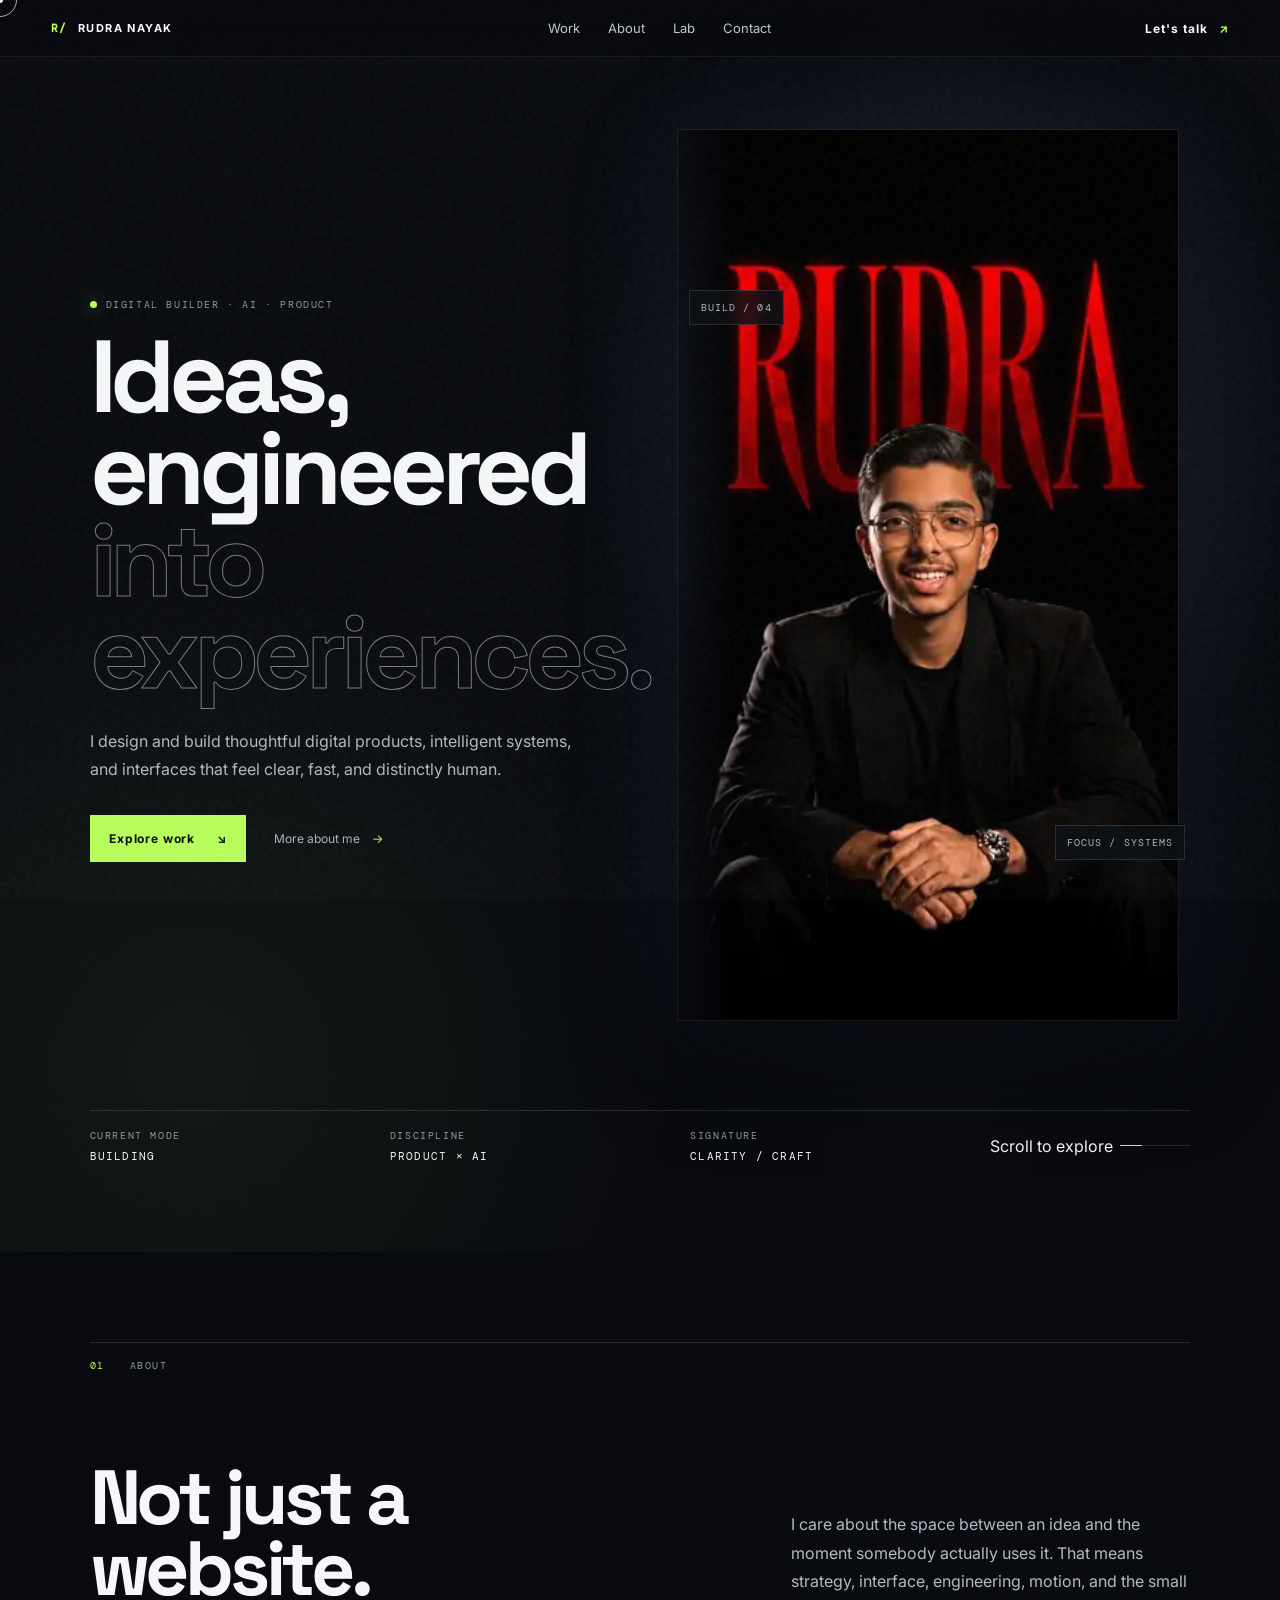
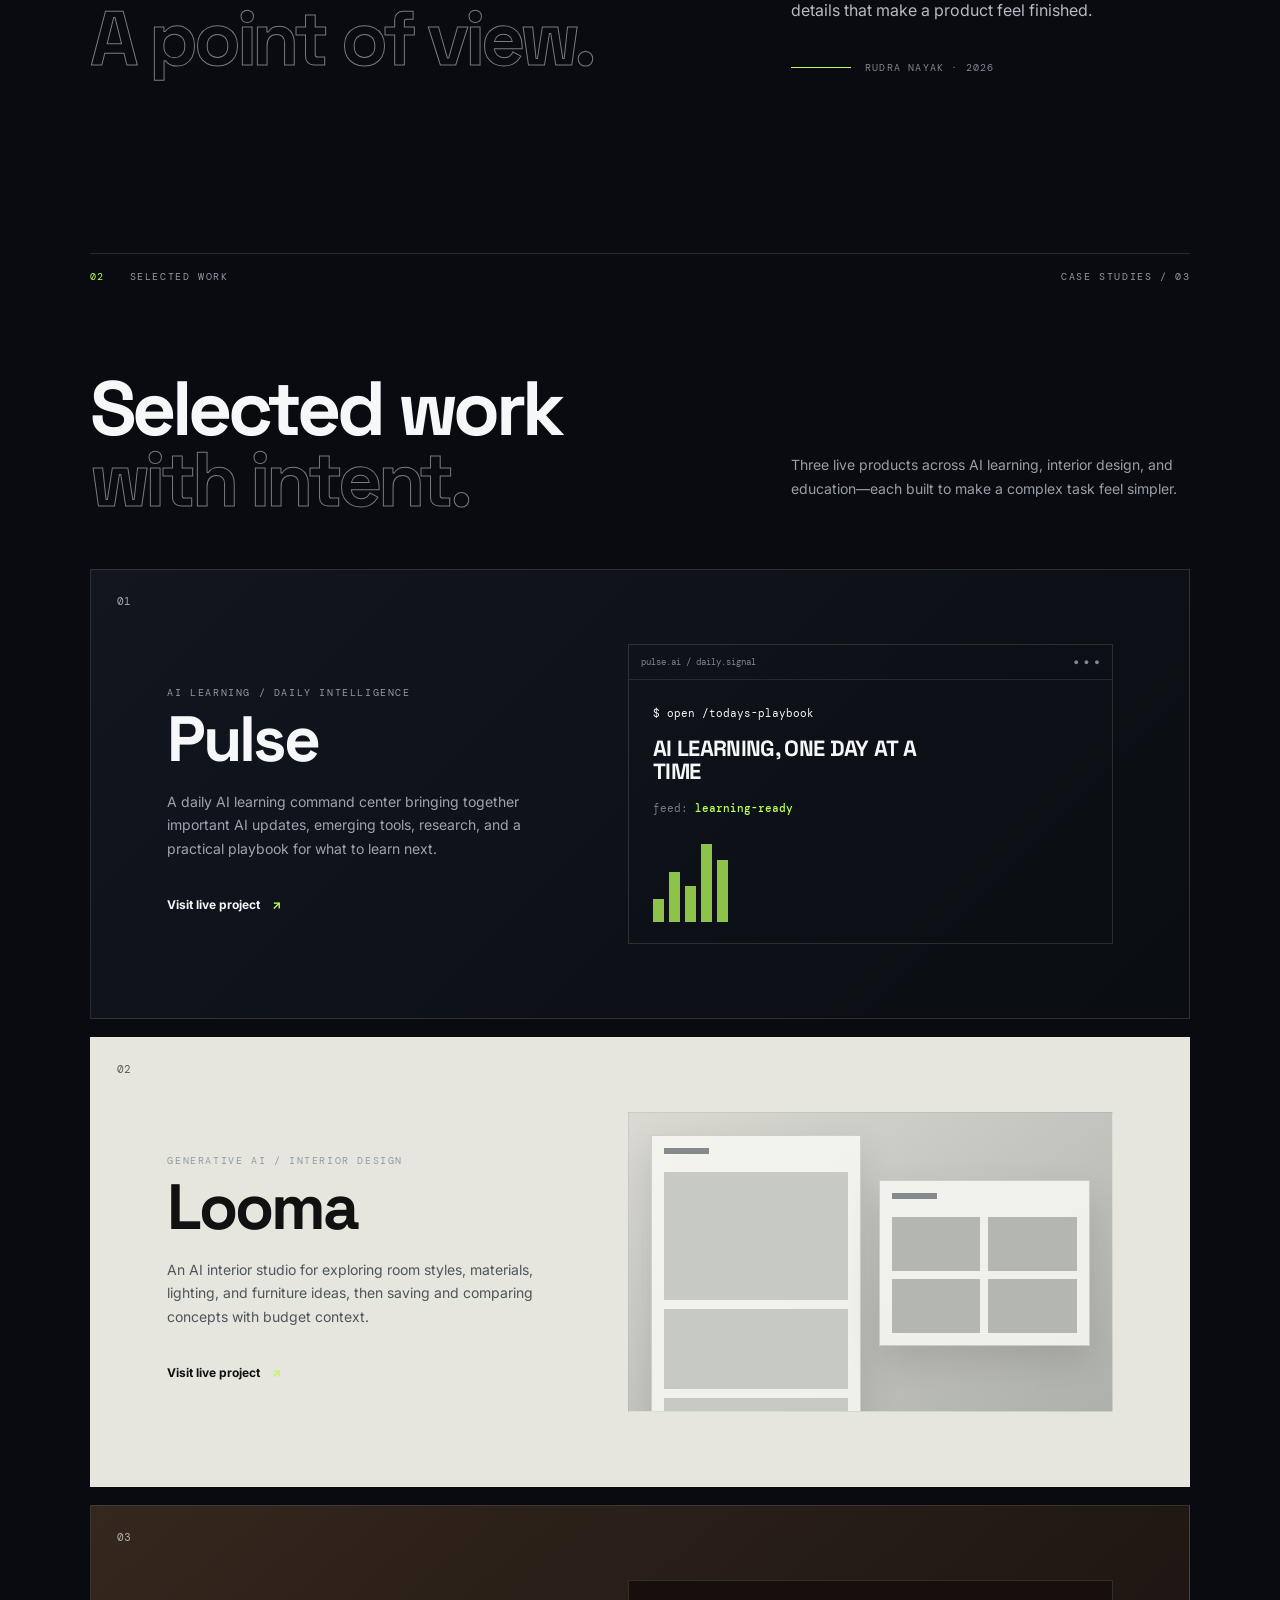
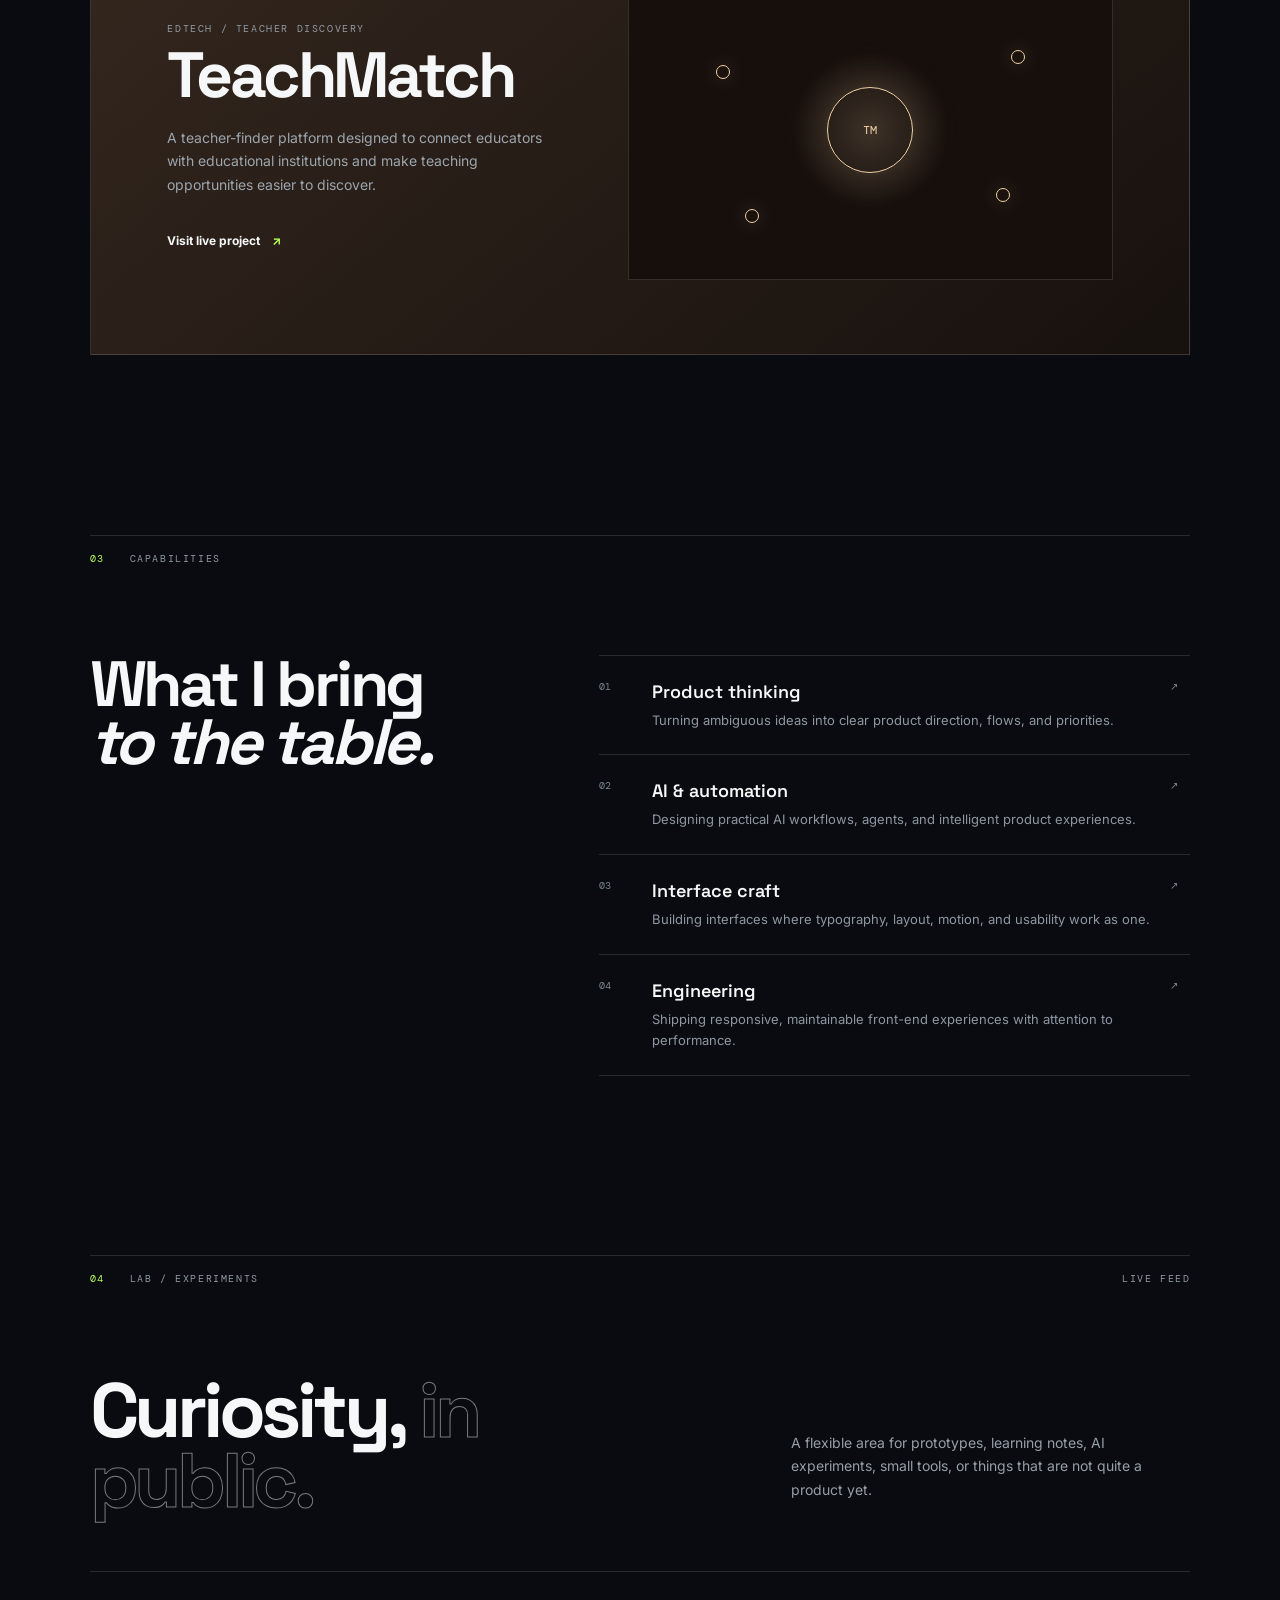
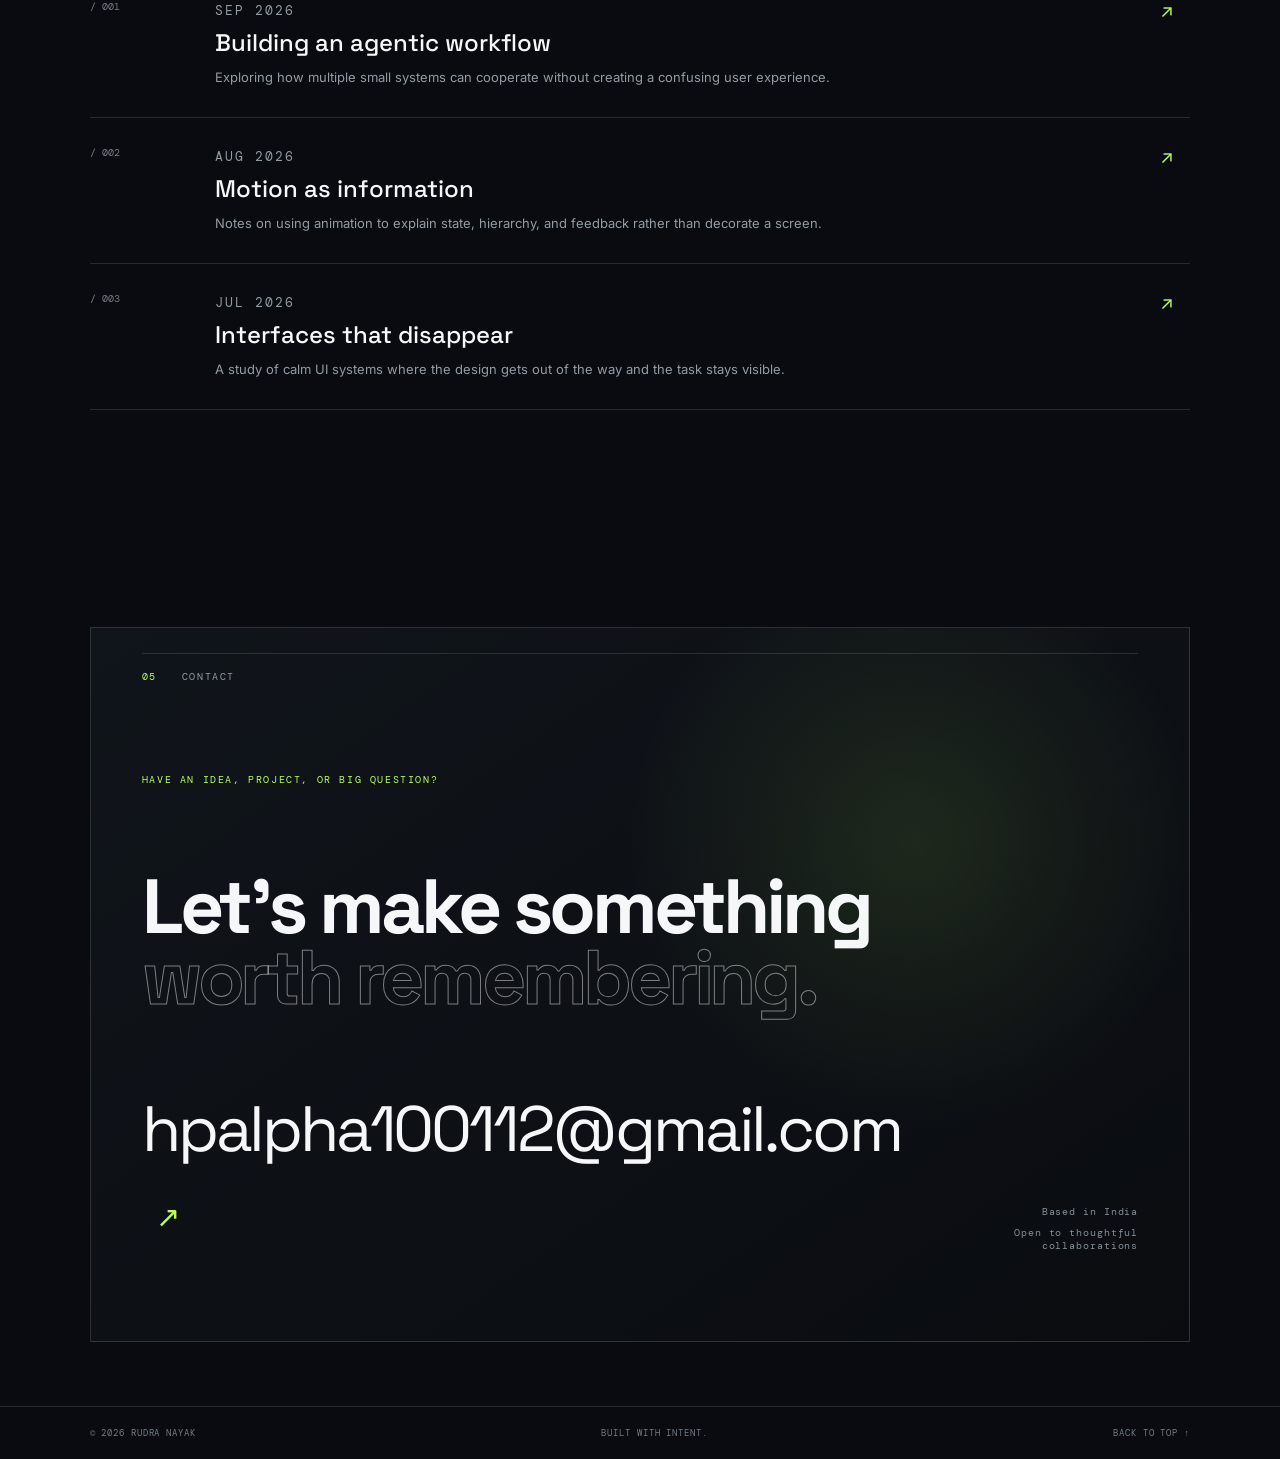
<file: index.html>
<!doctype html>
<html lang="en">
<head>
  <meta charset="utf-8" />
  <meta name="viewport" content="width=device-width, initial-scale=1" />
  <meta name="theme-color" content="#090b10" />
  <meta name="description" content="Professional personal portfolio — original dark technical visual system inspired by modern AI product sites." />
  <title>Rudra Nayak — Systems, AI & Product</title>
  <link rel="preconnect" href="https://fonts.googleapis.com" />
  <link rel="preconnect" href="https://fonts.gstatic.com" crossorigin />
  <link href="https://fonts.googleapis.com/css2?family=DM+Mono:wght@400;500&family=Inter:wght@400;500;600;700;800&family=Space+Grotesk:wght@400;500;600;700&display=swap" rel="stylesheet" />
  <link rel="stylesheet" href="styles.css" />
</head>
<body>
  <div class="noise" aria-hidden="true"></div>
  <div class="cursor-dot" aria-hidden="true"></div>
  <div class="cursor-ring" aria-hidden="true"></div>

  <header class="site-header" data-reveal>
    <a href="#top" class="brand magnetic" aria-label="Home"><span class="brand-mark">R/</span><span>RUDRA NAYAK</span></a>
    <nav class="desktop-nav" aria-label="Primary navigation">
      <a href="#work">Work</a>
      <a href="#about">About</a>
      <a href="#lab">Lab</a>
      <a href="#contact">Contact</a>
    </nav>
    <a href="#contact" class="header-cta magnetic">Let's talk <span>↗</span></a>
    <button class="menu-toggle" aria-label="Open menu" aria-expanded="false"><span></span><span></span></button>
  </header>

  <main id="top">
    <section class="hero section-pad">
      <div class="hero-grid">
        <div class="hero-copy" data-reveal>
          <p class="eyebrow"><span class="signal"></span> DIGITAL BUILDER · AI · PRODUCT</p>
          <h1>Ideas, engineered<br><em>into experiences.</em></h1>
          <p class="hero-sub">I design and build thoughtful digital products, intelligent systems, and interfaces that feel clear, fast, and distinctly human.</p>
          <div class="hero-actions">
            <a href="#work" class="btn btn-primary magnetic">Explore work <span>↘</span></a>
            <a href="#about" class="text-link">More about me <span>→</span></a>
          </div>
        </div>

        <div class="hero-visual" data-reveal data-delay="120">
          <div class="portrait-frame tilt-card">
            <img class="hero-portrait" src="assets/profile.svg" alt="Rudra portrait against a black background with red RUDRA lettering" />
          </div>
          <div class="floating-chip chip-a">BUILD / 04</div>
          <div class="floating-chip chip-b">FOCUS / SYSTEMS</div>
        </div>
      </div>

      <div class="hero-meta" data-reveal data-delay="220">
        <div><span class="meta-label">CURRENT MODE</span><strong>BUILDING</strong></div>
        <div><span class="meta-label">DISCIPLINE</span><strong>PRODUCT × AI</strong></div>
        <div><span class="meta-label">SIGNATURE</span><strong>CLARITY / CRAFT</strong></div>
        <div class="scroll-cue"><span>Scroll to explore</span><span class="scroll-line"></span></div>
      </div>
    </section>

    <section class="manifesto section-pad" id="about">
      <div class="section-kicker" data-reveal><span>01</span><span>ABOUT</span></div>
      <div class="manifesto-grid">
        <h2 data-reveal>Not just a website.<br><span>A point of view.</span></h2>
        <div class="manifesto-copy" data-reveal data-delay="100">
          <p>I care about the space between an idea and the moment somebody actually uses it. That means strategy, interface, engineering, motion, and the small details that make a product feel finished.</p>
          <div class="signature-line"><span></span><small>RUDRA NAYAK · 2026</small></div>
        </div>
      </div>
    </section>

    <section class="work section-pad" id="work">
      <div class="section-kicker" data-reveal><span>02</span><span>SELECTED WORK</span><span class="kicker-right">CASE STUDIES / 03</span></div>
      <div class="work-intro" data-reveal>
        <h2>Selected work<br><em>with intent.</em></h2>
        <p>Three live products across AI learning, interior design, and education—each built to make a complex task feel simpler.</p>
      </div>

      <div class="project-stack">
        <article class="project-card project-dark" data-reveal>
          <div class="project-number">01</div>
          <div class="project-main">
            <div class="project-copy"><p class="project-type">AI LEARNING / DAILY INTELLIGENCE</p><h3>Pulse</h3><p>A daily AI learning command center bringing together important AI updates, emerging tools, research, and a practical playbook for what to learn next.</p><a href="https://ai-learning-from-ai.vercel.app" target="_blank" rel="noopener noreferrer" class="project-link">Visit live project <span>↗</span></a></div>
            <div class="project-demo demo-terminal" aria-label="Decorative Pulse project preview"><div class="terminal-head"><span>pulse.ai / daily.signal</span><span>● ● ●</span></div><div class="terminal-body"><span>$ open /todays-playbook</span><strong>AI LEARNING, ONE DAY AT A TIME</strong><span class="muted">feed: <b>learning-ready</b></span><div class="terminal-bars"><i></i><i></i><i></i><i></i><i></i></div></div></div>
          </div>
        </article>

        <article class="project-card project-light" data-reveal>
          <div class="project-number">02</div>
          <div class="project-main">
            <div class="project-copy"><p class="project-type">GENERATIVE AI / INTERIOR DESIGN</p><h3>Looma</h3><p>An AI interior studio for exploring room styles, materials, lighting, and furniture ideas, then saving and comparing concepts with budget context.</p><a href="https://looma-ebon.vercel.app" target="_blank" rel="noopener noreferrer" class="project-link">Visit live project <span>↗</span></a></div>
            <div class="project-demo demo-grid"><div class="mini-window"><div class="mini-bar"></div><div class="mini-block tall"></div><div class="mini-block"></div><div class="mini-block short"></div></div><div class="mini-window offset"><div class="mini-bar"></div><div class="mini-grid"><i></i><i></i><i></i><i></i></div></div></div>
          </div>
        </article>

        <article class="project-card project-warm" data-reveal>
          <div class="project-number">03</div>
          <div class="project-main">
            <div class="project-copy"><p class="project-type">EDTECH / TEACHER DISCOVERY</p><h3>TeachMatch</h3><p>A teacher-finder platform designed to connect educators with educational institutions and make teaching opportunities easier to discover.</p><a href="https://vector-teacher-finder.vercel.app" target="_blank" rel="noopener noreferrer" class="project-link">Visit live project <span>↗</span></a></div>
            <div class="project-demo demo-orbit" aria-label="Decorative TeachMatch project preview"><div class="orbit-core">TM</div><span class="orbit-node n1"></span><span class="orbit-node n2"></span><span class="orbit-node n3"></span><span class="orbit-node n4"></span></div>
          </div>
        </article>
      </div>
    </section>

    <section class="capabilities section-pad">
      <div class="section-kicker" data-reveal><span>03</span><span>CAPABILITIES</span></div>
      <div class="cap-grid">
        <div class="cap-head" data-reveal><h2>What I bring<br><em>to the table.</em></h2></div>
        <div class="cap-list">
          <div class="cap-item" data-reveal><span>01</span><div><h3>Product thinking</h3><p>Turning ambiguous ideas into clear product direction, flows, and priorities.</p></div><b>↗</b></div>
          <div class="cap-item" data-reveal><span>02</span><div><h3>AI & automation</h3><p>Designing practical AI workflows, agents, and intelligent product experiences.</p></div><b>↗</b></div>
          <div class="cap-item" data-reveal><span>03</span><div><h3>Interface craft</h3><p>Building interfaces where typography, layout, motion, and usability work as one.</p></div><b>↗</b></div>
          <div class="cap-item" data-reveal><span>04</span><div><h3>Engineering</h3><p>Shipping responsive, maintainable front-end experiences with attention to performance.</p></div><b>↗</b></div>
        </div>
      </div>
    </section>

    <section class="lab section-pad" id="lab">
      <div class="section-kicker" data-reveal><span>04</span><span>LAB / EXPERIMENTS</span><span class="kicker-right">LIVE FEED</span></div>
      <div class="lab-head" data-reveal><h2>Curiosity, <em>in public.</em></h2><p>A flexible area for prototypes, learning notes, AI experiments, small tools, or things that are not quite a product yet.</p></div>
      <div class="feed">
        <article data-reveal><span class="feed-index">/ 001</span><div><p class="feed-date">SEP 2026</p><h3>Building an agentic workflow</h3><p>Exploring how multiple small systems can cooperate without creating a confusing user experience.</p></div><span class="feed-arrow">↗</span></article>
        <article data-reveal><span class="feed-index">/ 002</span><div><p class="feed-date">AUG 2026</p><h3>Motion as information</h3><p>Notes on using animation to explain state, hierarchy, and feedback rather than decorate a screen.</p></div><span class="feed-arrow">↗</span></article>
        <article data-reveal><span class="feed-index">/ 003</span><div><p class="feed-date">JUL 2026</p><h3>Interfaces that disappear</h3><p>A study of calm UI systems where the design gets out of the way and the task stays visible.</p></div><span class="feed-arrow">↗</span></article>
      </div>
    </section>

    <section class="contact section-pad" id="contact">
      <div class="contact-shell" data-reveal>
        <div class="section-kicker"><span>05</span><span>CONTACT</span></div>
        <p class="contact-overline">HAVE AN IDEA, PROJECT, OR BIG QUESTION?</p>
        <h2>Let's make something<br><em>worth remembering.</em></h2>
        <div class="contact-row"><a href="mailto:hpalpha100112@gmail.com" class="contact-email magnetic">hpalpha100112@gmail.com <span>↗</span></a><div class="contact-notes"><span>Based in India</span><span>Open to thoughtful collaborations</span></div></div>
      </div>
    </section>
  </main>

  <footer class="site-footer">
    <span>© 2026 RUDRA NAYAK</span><span>BUILT WITH INTENT.</span><span><a href="#top">BACK TO TOP ↑</a></span>
  </footer>

  <div class="mobile-menu" aria-hidden="true"><a href="#work">Work</a><a href="#about">About</a><a href="#lab">Lab</a><a href="#contact">Contact</a></div>
  <script src="script.js"></script>
</body>
</html>
</file>
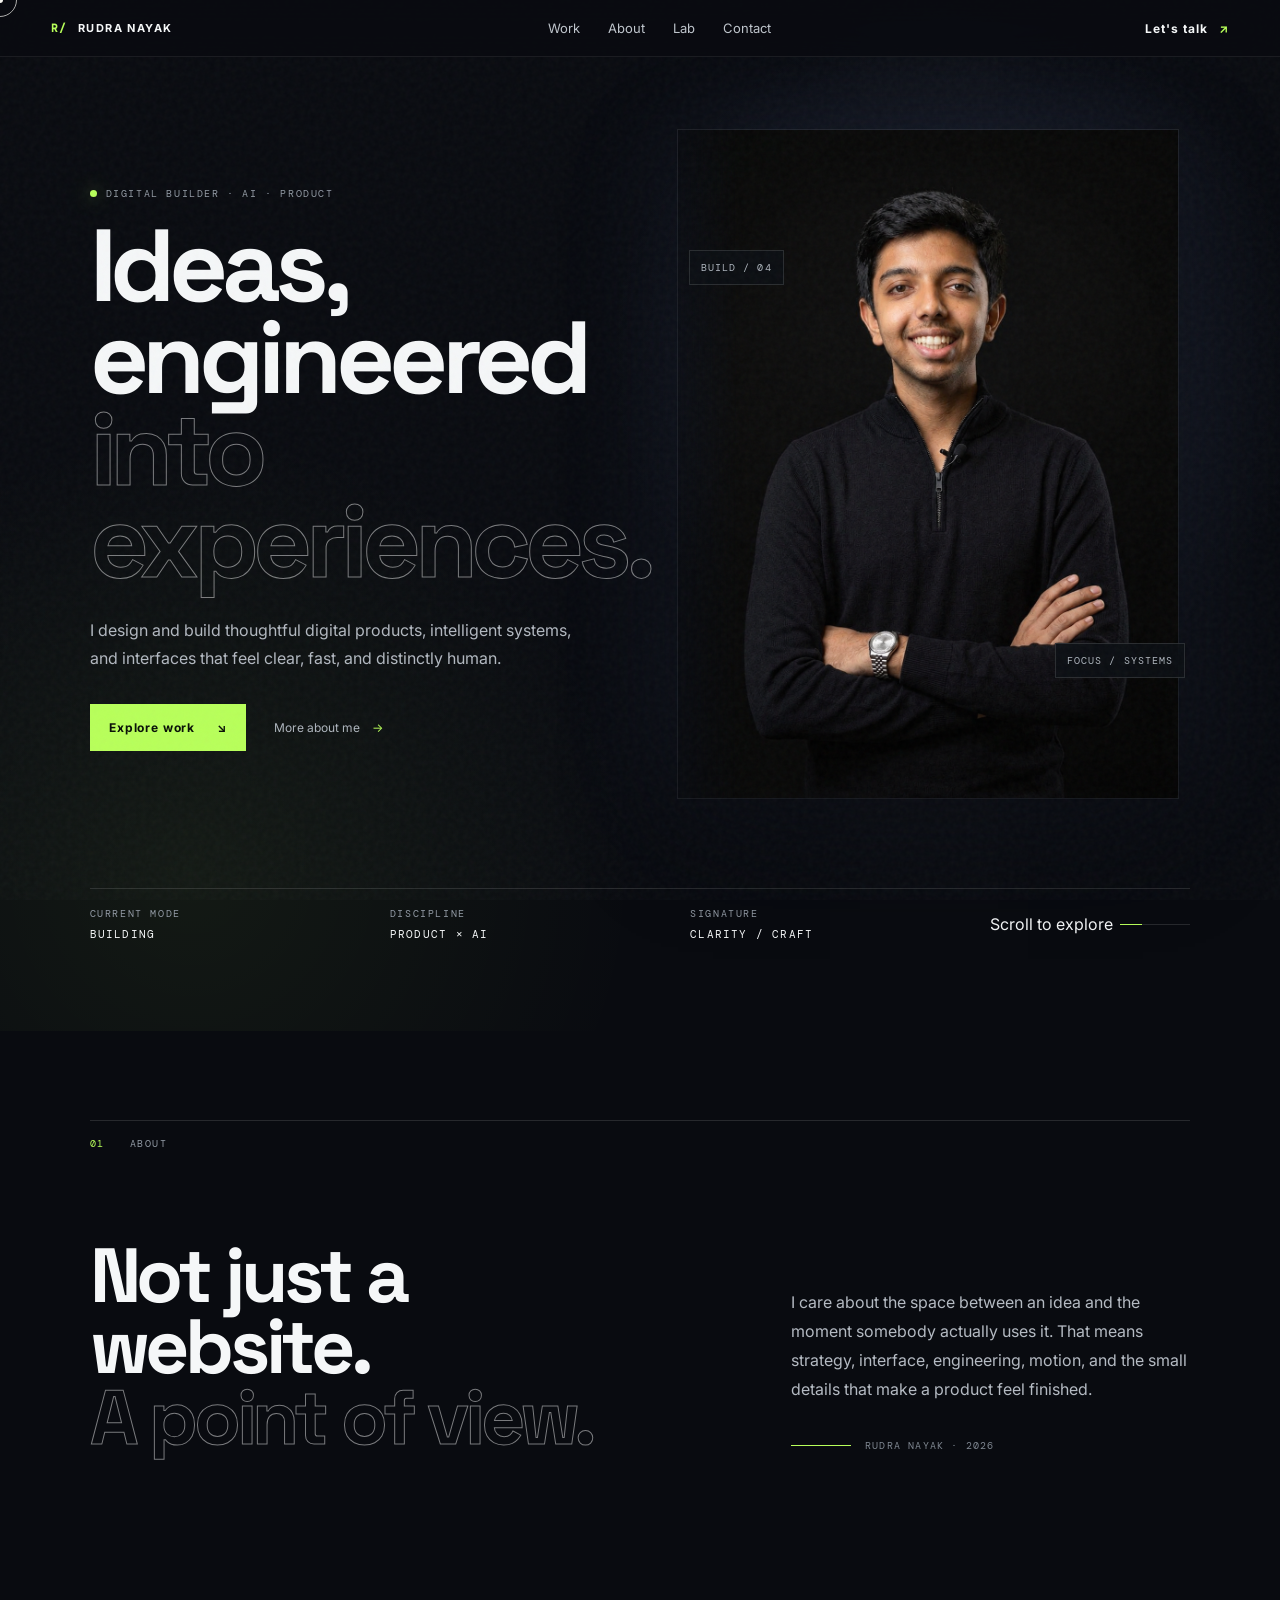
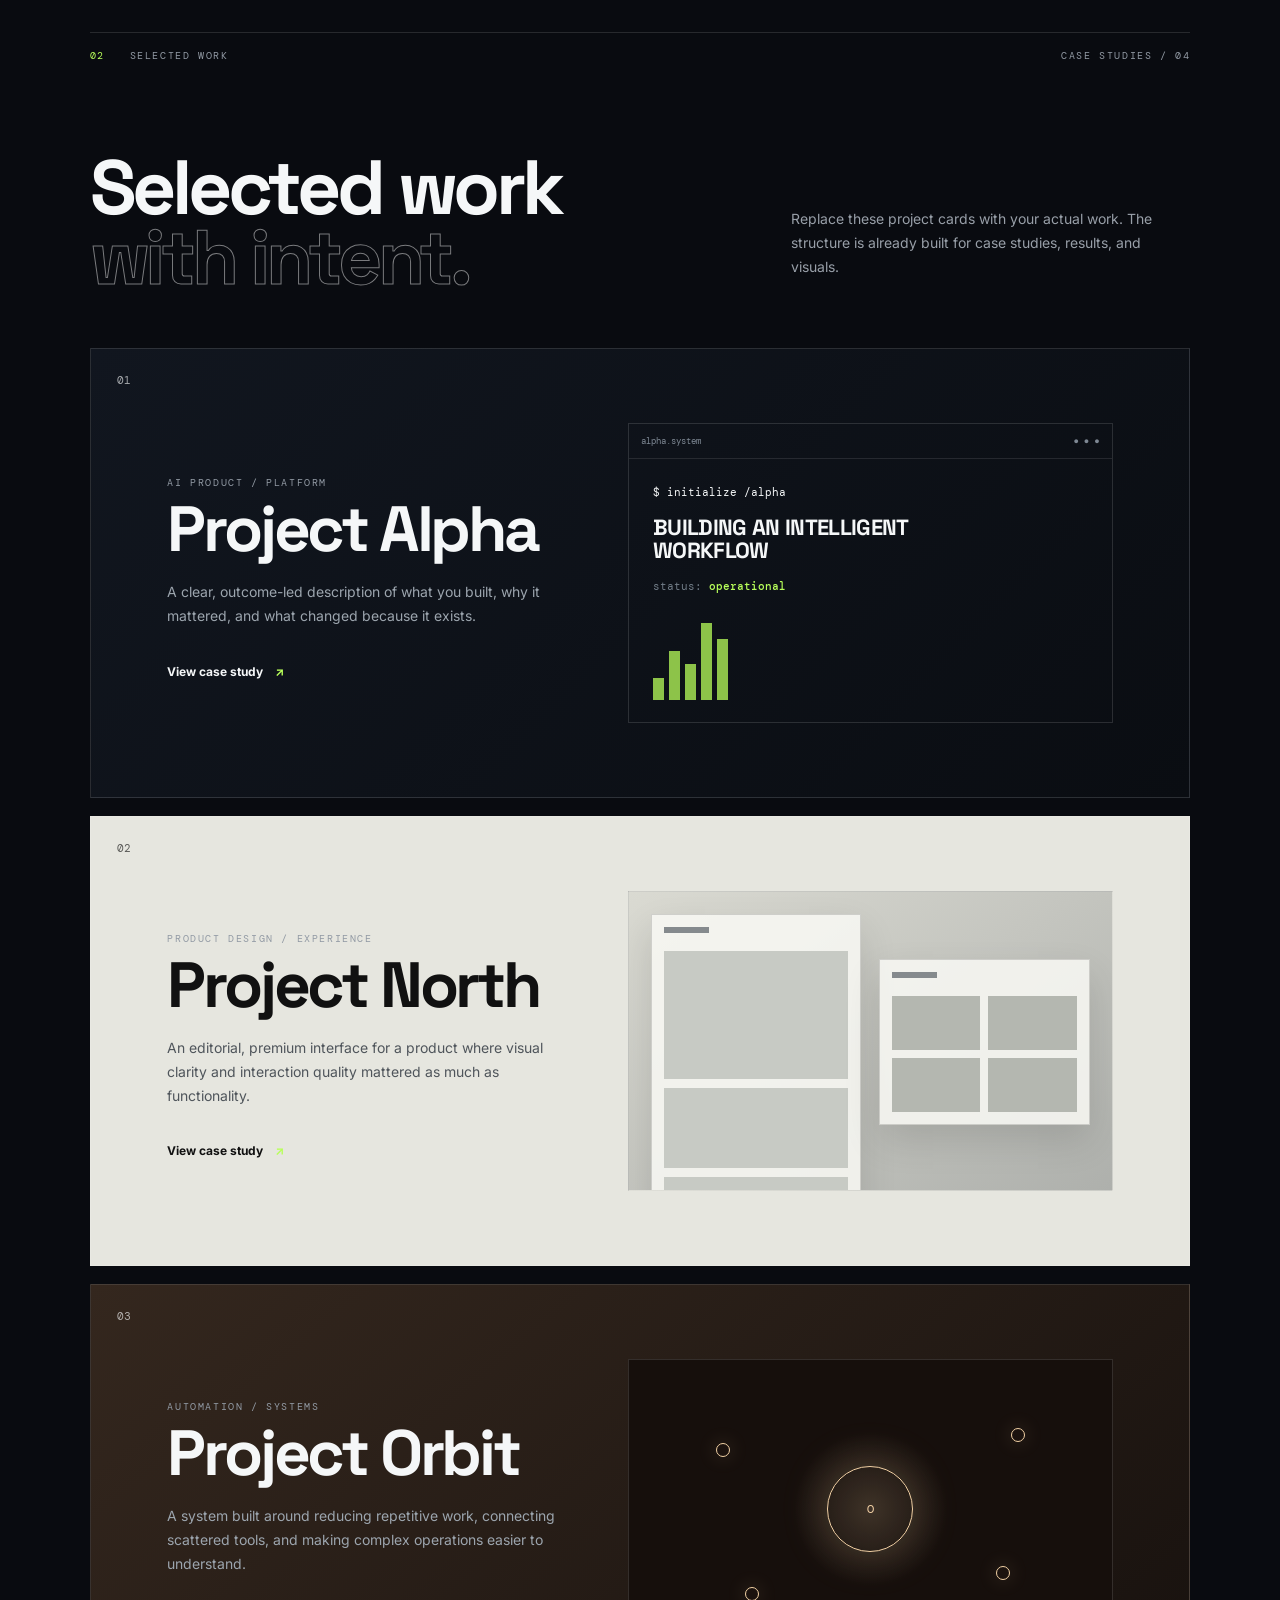
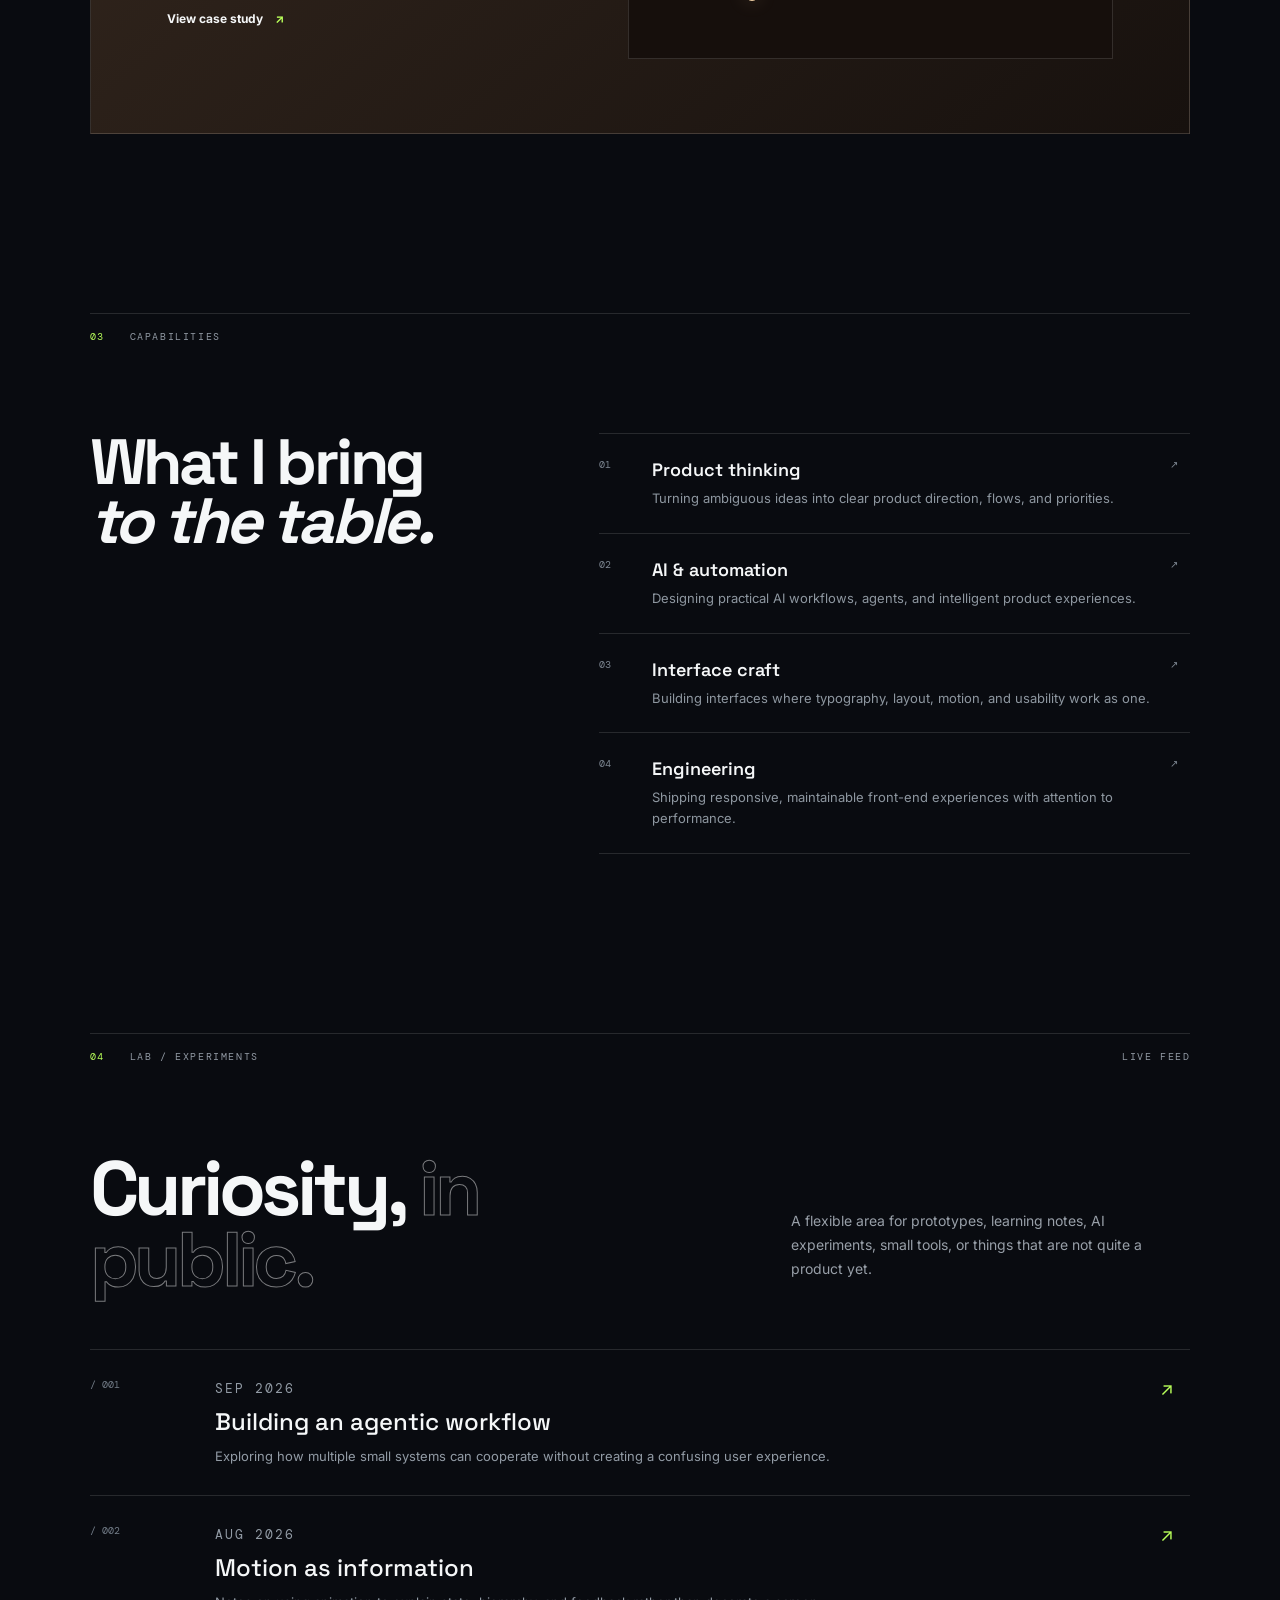
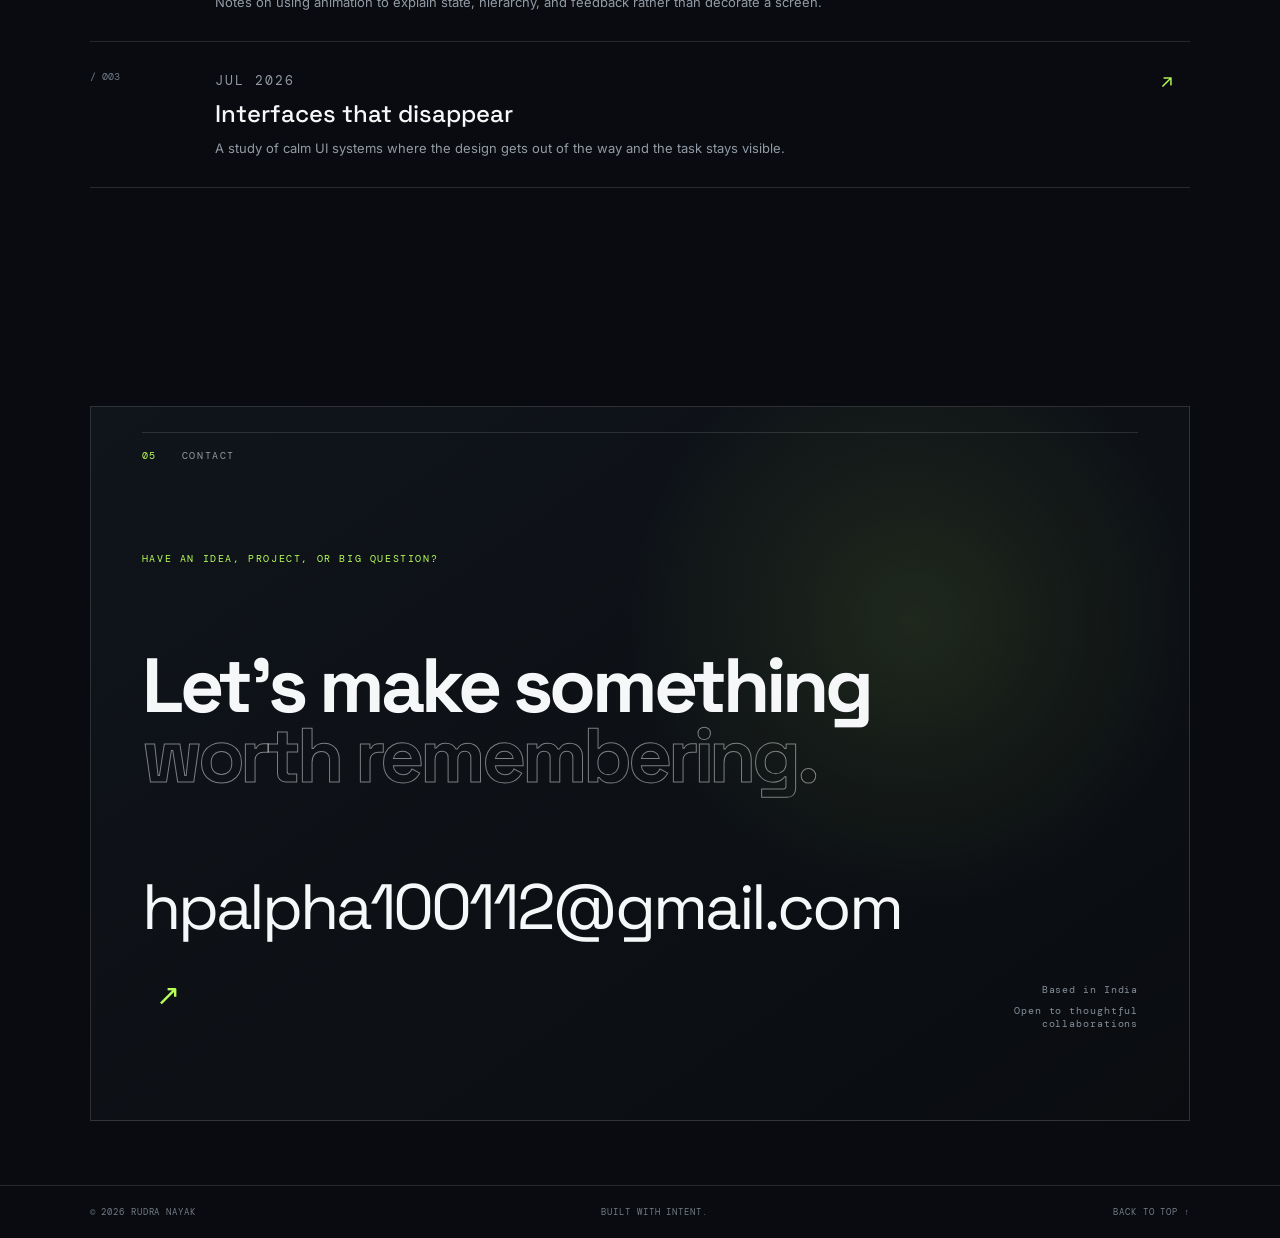
<file: rudra-nayak-portfolio/index.html>
<!doctype html>
<html lang="en">
<head>
  <meta charset="utf-8" />
  <meta name="viewport" content="width=device-width, initial-scale=1" />
  <meta name="theme-color" content="#090b10" />
  <meta name="description" content="Professional personal portfolio — original dark technical visual system inspired by modern AI product sites." />
  <title>Rudra Nayak — Systems, AI & Product</title>
  <link rel="preconnect" href="https://fonts.googleapis.com" />
  <link rel="preconnect" href="https://fonts.gstatic.com" crossorigin />
  <link href="https://fonts.googleapis.com/css2?family=DM+Mono:wght@400;500&family=Inter:wght@400;500;600;700;800&family=Space+Grotesk:wght@400;500;600;700&display=swap" rel="stylesheet" />
  <link rel="stylesheet" href="styles.css" />
</head>
<body>
  <div class="noise" aria-hidden="true"></div>
  <div class="cursor-dot" aria-hidden="true"></div>
  <div class="cursor-ring" aria-hidden="true"></div>

  <header class="site-header" data-reveal>
    <a href="#top" class="brand magnetic" aria-label="Home"><span class="brand-mark">R/</span><span>RUDRA NAYAK</span></a>
    <nav class="desktop-nav" aria-label="Primary navigation">
      <a href="#work">Work</a>
      <a href="#about">About</a>
      <a href="#lab">Lab</a>
      <a href="#contact">Contact</a>
    </nav>
    <a href="#contact" class="header-cta magnetic">Let's talk <span>↗</span></a>
    <button class="menu-toggle" aria-label="Open menu" aria-expanded="false"><span></span><span></span></button>
  </header>

  <main id="top">
    <section class="hero section-pad">
      <div class="hero-grid">
        <div class="hero-copy" data-reveal>
          <p class="eyebrow"><span class="signal"></span> DIGITAL BUILDER · AI · PRODUCT</p>
          <h1>Ideas, engineered<br><em>into experiences.</em></h1>
          <p class="hero-sub">I design and build thoughtful digital products, intelligent systems, and interfaces that feel clear, fast, and distinctly human.</p>
          <div class="hero-actions">
            <a href="#work" class="btn btn-primary magnetic">Explore work <span>↘</span></a>
            <a href="#about" class="text-link">More about me <span>→</span></a>
          </div>
        </div>

        <div class="hero-visual" data-reveal data-delay="120">
          <div class="portrait-frame tilt-card">
            <img class="hero-portrait" src="assets/profile.png" alt="Portrait" />
          </div>
          <div class="floating-chip chip-a">BUILD / 04</div>
          <div class="floating-chip chip-b">FOCUS / SYSTEMS</div>
        </div>
      </div>

      <div class="hero-meta" data-reveal data-delay="220">
        <div><span class="meta-label">CURRENT MODE</span><strong>BUILDING</strong></div>
        <div><span class="meta-label">DISCIPLINE</span><strong>PRODUCT × AI</strong></div>
        <div><span class="meta-label">SIGNATURE</span><strong>CLARITY / CRAFT</strong></div>
        <div class="scroll-cue"><span>Scroll to explore</span><span class="scroll-line"></span></div>
      </div>
    </section>

    <section class="manifesto section-pad" id="about">
      <div class="section-kicker" data-reveal><span>01</span><span>ABOUT</span></div>
      <div class="manifesto-grid">
        <h2 data-reveal>Not just a website.<br><span>A point of view.</span></h2>
        <div class="manifesto-copy" data-reveal data-delay="100">
          <p>I care about the space between an idea and the moment somebody actually uses it. That means strategy, interface, engineering, motion, and the small details that make a product feel finished.</p>
          <div class="signature-line"><span></span><small>RUDRA NAYAK · 2026</small></div>
        </div>
      </div>
    </section>

    <section class="work section-pad" id="work">
      <div class="section-kicker" data-reveal><span>02</span><span>SELECTED WORK</span><span class="kicker-right">CASE STUDIES / 04</span></div>
      <div class="work-intro" data-reveal>
        <h2>Selected work<br><em>with intent.</em></h2>
        <p>Replace these project cards with your actual work. The structure is already built for case studies, results, and visuals.</p>
      </div>

      <div class="project-stack">
        <article class="project-card project-dark" data-reveal>
          <div class="project-number">01</div>
          <div class="project-main">
            <div class="project-copy"><p class="project-type">AI PRODUCT / PLATFORM</p><h3>Project Alpha</h3><p>A clear, outcome-led description of what you built, why it mattered, and what changed because it exists.</p><a href="#" class="project-link">View case study <span>↗</span></a></div>
            <div class="project-demo demo-terminal"><div class="terminal-head"><span>alpha.system</span><span>● ● ●</span></div><div class="terminal-body"><span>$ initialize /alpha</span><strong>BUILDING AN INTELLIGENT WORKFLOW</strong><span class="muted">status: <b>operational</b></span><div class="terminal-bars"><i></i><i></i><i></i><i></i><i></i></div></div></div>
          </div>
        </article>

        <article class="project-card project-light" data-reveal>
          <div class="project-number">02</div>
          <div class="project-main">
            <div class="project-copy"><p class="project-type">PRODUCT DESIGN / EXPERIENCE</p><h3>Project North</h3><p>An editorial, premium interface for a product where visual clarity and interaction quality mattered as much as functionality.</p><a href="#" class="project-link">View case study <span>↗</span></a></div>
            <div class="project-demo demo-grid"><div class="mini-window"><div class="mini-bar"></div><div class="mini-block tall"></div><div class="mini-block"></div><div class="mini-block short"></div></div><div class="mini-window offset"><div class="mini-bar"></div><div class="mini-grid"><i></i><i></i><i></i><i></i></div></div></div>
          </div>
        </article>

        <article class="project-card project-warm" data-reveal>
          <div class="project-number">03</div>
          <div class="project-main">
            <div class="project-copy"><p class="project-type">AUTOMATION / SYSTEMS</p><h3>Project Orbit</h3><p>A system built around reducing repetitive work, connecting scattered tools, and making complex operations easier to understand.</p><a href="#" class="project-link">View case study <span>↗</span></a></div>
            <div class="project-demo demo-orbit"><div class="orbit-core">O</div><span class="orbit-node n1"></span><span class="orbit-node n2"></span><span class="orbit-node n3"></span><span class="orbit-node n4"></span></div>
          </div>
        </article>
      </div>
    </section>

    <section class="capabilities section-pad">
      <div class="section-kicker" data-reveal><span>03</span><span>CAPABILITIES</span></div>
      <div class="cap-grid">
        <div class="cap-head" data-reveal><h2>What I bring<br><em>to the table.</em></h2></div>
        <div class="cap-list">
          <div class="cap-item" data-reveal><span>01</span><div><h3>Product thinking</h3><p>Turning ambiguous ideas into clear product direction, flows, and priorities.</p></div><b>↗</b></div>
          <div class="cap-item" data-reveal><span>02</span><div><h3>AI & automation</h3><p>Designing practical AI workflows, agents, and intelligent product experiences.</p></div><b>↗</b></div>
          <div class="cap-item" data-reveal><span>03</span><div><h3>Interface craft</h3><p>Building interfaces where typography, layout, motion, and usability work as one.</p></div><b>↗</b></div>
          <div class="cap-item" data-reveal><span>04</span><div><h3>Engineering</h3><p>Shipping responsive, maintainable front-end experiences with attention to performance.</p></div><b>↗</b></div>
        </div>
      </div>
    </section>

    <section class="lab section-pad" id="lab">
      <div class="section-kicker" data-reveal><span>04</span><span>LAB / EXPERIMENTS</span><span class="kicker-right">LIVE FEED</span></div>
      <div class="lab-head" data-reveal><h2>Curiosity, <em>in public.</em></h2><p>A flexible area for prototypes, learning notes, AI experiments, small tools, or things that are not quite a product yet.</p></div>
      <div class="feed">
        <article data-reveal><span class="feed-index">/ 001</span><div><p class="feed-date">SEP 2026</p><h3>Building an agentic workflow</h3><p>Exploring how multiple small systems can cooperate without creating a confusing user experience.</p></div><span class="feed-arrow">↗</span></article>
        <article data-reveal><span class="feed-index">/ 002</span><div><p class="feed-date">AUG 2026</p><h3>Motion as information</h3><p>Notes on using animation to explain state, hierarchy, and feedback rather than decorate a screen.</p></div><span class="feed-arrow">↗</span></article>
        <article data-reveal><span class="feed-index">/ 003</span><div><p class="feed-date">JUL 2026</p><h3>Interfaces that disappear</h3><p>A study of calm UI systems where the design gets out of the way and the task stays visible.</p></div><span class="feed-arrow">↗</span></article>
      </div>
    </section>

    <section class="contact section-pad" id="contact">
      <div class="contact-shell" data-reveal>
        <div class="section-kicker"><span>05</span><span>CONTACT</span></div>
        <p class="contact-overline">HAVE AN IDEA, PROJECT, OR BIG QUESTION?</p>
        <h2>Let's make something<br><em>worth remembering.</em></h2>
        <div class="contact-row"><a href="mailto:hpalpha100112@gmail.com" class="contact-email magnetic">hpalpha100112@gmail.com <span>↗</span></a><div class="contact-notes"><span>Based in India</span><span>Open to thoughtful collaborations</span></div></div>
      </div>
    </section>
  </main>

  <footer class="site-footer">
    <span>© 2026 RUDRA NAYAK</span><span>BUILT WITH INTENT.</span><span><a href="#top">BACK TO TOP ↑</a></span>
  </footer>

  <div class="mobile-menu" aria-hidden="true"><a href="#work">Work</a><a href="#about">About</a><a href="#lab">Lab</a><a href="#contact">Contact</a></div>
  <script src="script.js"></script>
</body>
</html>
</file>
<file: styles.css>
:root{
  --bg:#090b10; --bg2:#10131a; --ink:#f5f7f8; --muted:#9aa3ad; --line:rgba(255,255,255,.12);
  --accent:#b8ff5a; --accent2:#8da9ff; --warm:#f2d1a5; --paper:#ecece7; --dark:#0b0e13;
  --display:'Space Grotesk',Inter,system-ui,sans-serif; --body:Inter,system-ui,sans-serif; --mono:'DM Mono',ui-monospace,monospace;
}
*{box-sizing:border-box} html{scroll-behavior:smooth} body{margin:0;background:var(--bg);color:var(--ink);font-family:var(--body);overflow-x:hidden}.noise{position:fixed;inset:0;pointer-events:none;z-index:20;opacity:.055;background-image:url("data:image/svg+xml,%3Csvg viewBox='0 0 200 200' xmlns='http://www.w3.org/2000/svg'%3E%3Cfilter id='n'%3E%3CfeTurbulence type='fractalNoise' baseFrequency='.85' numOctaves='3' stitchTiles='stitch'/%3E%3C/filter%3E%3Crect width='100%25' height='100%25' filter='url(%23n)' opacity='.7'/%3E%3C/svg%3E")}.cursor-dot,.cursor-ring{position:fixed;pointer-events:none;z-index:50;transform:translate(-50%,-50%);mix-blend-mode:difference}.cursor-dot{width:6px;height:6px;border-radius:50%;background:#fff}.cursor-ring{width:34px;height:34px;border:1px solid rgba(255,255,255,.7);border-radius:50%;transition:width .2s ease,height .2s ease,border-color .2s ease}.cursor-ring.active{width:52px;height:52px;border-color:var(--accent)}
a{color:inherit;text-decoration:none}.site-header{position:fixed;top:0;left:0;right:0;z-index:40;display:flex;align-items:center;justify-content:space-between;padding:20px 4vw;border-bottom:1px solid rgba(255,255,255,.07);background:rgba(9,11,16,.7);backdrop-filter:blur(18px)}.brand{display:flex;gap:10px;align-items:center;font-size:11px;font-weight:700;letter-spacing:.13em}.brand-mark{font-family:var(--mono);color:var(--accent)}.desktop-nav{display:flex;gap:28px;font-size:13px;color:#bfc5cc}.desktop-nav a,.header-cta{transition:color .18s ease}.desktop-nav a:hover,.header-cta:hover{color:var(--accent)}.header-cta{font-size:12px;font-weight:700;letter-spacing:.08em}.header-cta span{color:var(--accent);padding-left:7px}.menu-toggle{display:none;background:none;border:0;color:#fff}.section-pad{padding:7vw 7vw}.hero{min-height:100vh;display:flex;flex-direction:column;justify-content:center;padding-top:130px;background:radial-gradient(circle at 75% 35%,rgba(141,169,255,.1),transparent 30%),radial-gradient(circle at 15% 85%,rgba(184,255,90,.06),transparent 32%)}.hero-grid{display:grid;grid-template-columns:minmax(0,1fr) minmax(0,1fr);gap:6vw;align-items:center}.eyebrow,.section-kicker,.project-type,.contact-overline,.meta-label,.feed-date{font-family:var(--mono);font-size:10px;letter-spacing:.16em;color:#929aa4}.eyebrow{display:flex;align-items:center;gap:9px}.signal{width:7px;height:7px;border-radius:50%;background:var(--accent);box-shadow:0 0 18px rgba(184,255,90,.55);animation:pulse 1.8s ease-in-out infinite}.hero h1{font-family:var(--display);font-size:clamp(4rem,8vw,8.5rem);line-height:.9;letter-spacing:-.06em;margin:20px 0 28px;max-width:920px}.hero h1 em,.manifesto h2 span,.work h2 em,.lab h2 em,.contact h2 em{font-style:normal;color:transparent;-webkit-text-stroke:1px rgba(255,255,255,.46)}.hero-sub{max-width:610px;font-size:16px;line-height:1.75;color:#b2b8c0}.hero-actions{display:flex;align-items:center;gap:28px;margin-top:32px}.btn{display:inline-flex;align-items:center;gap:22px;padding:15px 18px;border:1px solid var(--line);font-size:12px;font-weight:700;letter-spacing:.07em;transition:transform .18s ease,background .18s ease,border-color .18s ease}.btn-primary{background:var(--accent);color:#081006;border-color:var(--accent)}.btn-primary:hover{transform:translateY(-2px);background:#d0ff86}.text-link{font-size:12px;color:#aeb5bd}.text-link span{color:var(--accent);margin-left:9px}.hero-visual{position:relative;min-height:540px;display:flex;align-items:center;justify-content:flex-end;padding-right:2.5%;}.portrait-frame{width:clamp(360px,42vw,580px);border:0;background:none;padding:0;box-shadow:0 34px 90px rgba(0,0,0,.32);transform-style:preserve-3d}.hero-portrait{display:block;width:100%;height:auto;object-fit:contain;object-position:center;filter:drop-shadow(0 24px 50px rgba(0,0,0,.28));}.floating-chip{position:absolute;font:10px var(--mono);letter-spacing:.11em;color:#aeb5bd;border:1px solid var(--line);background:rgba(12,15,20,.8);padding:10px 11px;backdrop-filter:blur(10px)}.chip-a{top:18%;left:2%}.chip-b{bottom:18%;right:1%}.hero-meta{display:grid;grid-template-columns:repeat(3,1fr) auto;gap:20px;margin-top:90px;border-top:1px solid var(--line);padding-top:18px}.hero-meta div{display:flex;flex-direction:column;gap:7px}.hero-meta strong{font:11px var(--mono);letter-spacing:.11em}.scroll-cue{justify-content:flex-end!important;flex-direction:row!important;align-items:center;gap:12px}.scroll-line{width:70px;height:1px;background:var(--line);position:relative}.scroll-line:after{content:"";position:absolute;left:0;top:0;width:22px;height:1px;background:var(--accent);animation:slide 2.2s ease-in-out infinite}.section-kicker{display:grid;grid-template-columns:40px 1fr auto;border-top:1px solid var(--line);padding-top:16px}.section-kicker span:first-child{color:var(--accent)}.manifesto-grid,.work-intro,.lab-head{display:grid;grid-template-columns:1.2fr .8fr;gap:8vw;align-items:end}.manifesto h2,.work h2,.lab h2,.contact h2{font-family:var(--display);font-size:clamp(3rem,6vw,7rem);line-height:.92;letter-spacing:-.055em;margin:90px 0 0}.manifesto-copy{font-size:16px;line-height:1.8;color:#b4bac2;max-width:520px}.signature-line{display:flex;align-items:center;gap:14px;margin-top:36px}.signature-line span{width:60px;height:1px;background:var(--accent)}.signature-line small{font:10px var(--mono);letter-spacing:.12em;color:#7f8791}.work-intro{margin-top:90px}.work-intro h2{margin:0}.work-intro p,.lab-head p{max-width:450px;color:#989fa8;line-height:1.7;font-size:14px}.project-stack{display:grid;gap:18px;margin-top:55px}.project-card{position:relative;border:1px solid rgba(255,255,255,.13);min-height:430px;overflow:hidden}.project-dark{background:linear-gradient(135deg,#11161f,#0a0d12)}.project-light{background:#e6e6df;color:#111}.project-warm{background:linear-gradient(140deg,#34271e,#17110e)}.project-number{position:absolute;top:24px;left:26px;font:11px var(--mono);opacity:.65}.project-main{display:grid;grid-template-columns:.9fr 1.1fr;gap:5vw;align-items:center;padding:74px 6vw}.project-copy{max-width:470px}.project-copy h3{font-family:var(--display);font-size:clamp(2.8rem,5vw,5rem);line-height:.95;letter-spacing:-.05em;margin:8px 0 20px}.project-copy>p:not(.project-type){color:#9ca5ae;line-height:1.7;font-size:14px}.project-light .project-copy>p:not(.project-type){color:#4f555b}.project-link{display:inline-flex;gap:12px;margin-top:22px;font-size:12px;font-weight:700}.project-link span{color:var(--accent)}.demo-terminal,.demo-grid,.demo-orbit{height:300px;border:1px solid rgba(255,255,255,.13);position:relative;overflow:hidden}.terminal-head{height:35px;border-bottom:1px solid rgba(255,255,255,.1);padding:0 12px;display:flex;align-items:center;justify-content:space-between;font:9px var(--mono);color:#7e8894}.terminal-body{padding:26px 24px;font:11px var(--mono);display:flex;flex-direction:column;gap:17px}.terminal-body strong{font:700 22px var(--display);line-height:1.05;letter-spacing:-.03em;max-width:290px}.terminal-body .muted{color:#727d88}.terminal-body b{color:var(--accent);font-weight:500}.terminal-bars{display:flex;gap:5px;align-items:end;height:90px}.terminal-bars i{display:block;width:11px;background:var(--accent);opacity:.75;height:25%}.terminal-bars i:nth-child(2){height:55%}.terminal-bars i:nth-child(3){height:40%}.terminal-bars i:nth-child(4){height:86%}.terminal-bars i:nth-child(5){height:68%}.demo-grid{background:linear-gradient(145deg,#dadad2,#aeb0ac);padding:22px;display:grid;grid-template-columns:1fr 1fr;gap:18px;align-items:start}.mini-window{background:rgba(250,250,245,.85);border:1px solid rgba(17,17,17,.16);padding:12px;box-shadow:0 16px 35px rgba(0,0,0,.12)}.mini-window.offset{margin-top:45px}.mini-bar{height:6px;width:45px;background:#858a8d;margin-bottom:18px}.mini-block{height:80px;background:#c7cac4;margin-bottom:9px}.mini-block.tall{height:128px}.mini-block.short{height:44px}.mini-grid{display:grid;grid-template-columns:repeat(2,1fr);gap:8px}.mini-grid i{height:54px;background:#b4b7b0}.demo-orbit{background:radial-gradient(circle at center,rgba(242,209,165,.18),transparent 27%),#160f0c}.orbit-core{position:absolute;left:50%;top:50%;transform:translate(-50%,-50%);width:86px;height:86px;border:1px solid var(--warm);border-radius:50%;display:grid;place-items:center;font:12px var(--mono);color:var(--warm);box-shadow:0 0 50px rgba(242,209,165,.18)}.orbit-node{position:absolute;width:14px;height:14px;border:1px solid var(--warm);border-radius:50%;background:#1b120e;box-shadow:0 0 20px rgba(242,209,165,.2);animation:float 4s ease-in-out infinite}.n1{left:18%;top:28%}.n2{right:18%;top:23%;animation-delay:-1s}.n3{left:24%;bottom:19%;animation-delay:-2s}.n4{right:21%;bottom:26%;animation-delay:-3s}.cap-grid{display:grid;grid-template-columns:.8fr 1.2fr;gap:9vw;margin-top:90px}.cap-head h2{font-family:var(--display);font-size:clamp(3rem,5vw,5.5rem);line-height:.92;letter-spacing:-.05em;margin:0}.cap-list{border-top:1px solid var(--line)}.cap-item{display:grid;grid-template-columns:35px 1fr 20px;gap:18px;padding:24px 0;border-bottom:1px solid var(--line);align-items:start}.cap-item>span,.cap-item>b{font:10px var(--mono);color:#7c8691}.cap-item h3{font:600 18px var(--display);margin:0 0 7px}.cap-item p{margin:0;color:#8e97a0;font-size:13px;line-height:1.6;max-width:510px}.lab-head{margin-top:90px}.lab-head h2{margin:0}.feed{margin-top:55px;border-top:1px solid var(--line)}.feed article{display:grid;grid-template-columns:100px 1fr 30px;gap:25px;padding:28px 0;border-bottom:1px solid var(--line);align-items:start}.feed-index{font:10px var(--mono);color:#737d88}.feed article h3{font:500 24px var(--display);margin:6px 0 9px}.feed article p{margin:0;color:#929ba5;font-size:13px;line-height:1.65;max-width:650px}.feed-arrow{font-size:18px;color:var(--accent)}.contact{padding-top:10vw;padding-bottom:5vw}.contact-shell{border:1px solid rgba(255,255,255,.14);padding:25px 4vw 7vw;background:radial-gradient(circle at 75% 30%,rgba(184,255,90,.1),transparent 30%),linear-gradient(145deg,#10151b,#0a0c10)}.contact h2{margin-top:85px}.contact-overline{margin-top:90px;color:var(--accent)}.contact-row{margin-top:75px;display:flex;justify-content:space-between;align-items:end;gap:30px}.contact-email{font-family:var(--display);font-size:clamp(2rem,5vw,5rem);letter-spacing:-.05em}.contact-email span{font-family:var(--mono);color:var(--accent);font-size:.45em;vertical-align:middle;margin-left:14px}.contact-notes{display:flex;flex-direction:column;gap:8px;text-align:right;color:#858f99;font:10px var(--mono);letter-spacing:.09em}.site-footer{display:flex;justify-content:space-between;border-top:1px solid var(--line);padding:20px 7vw;color:#737c86;font:9px var(--mono);letter-spacing:.1em}.site-footer a:hover{color:var(--accent)}.mobile-menu{display:none}.magnetic{will-change:transform}.js .data-reveal{}.reveal-ready{opacity:0;transform:translateY(24px)}.reveal-ready.revealed{opacity:1;transform:none;transition:opacity .8s ease,transform .8s ease}.tilt-active{transition:transform .15s ease}.tilt-card{transition:transform .35s ease}
@keyframes pulse{0%,100%{transform:scale(.8);opacity:.6}50%{transform:scale(1.15);opacity:1}}@keyframes scan{0%{top:0;opacity:0}10%{opacity:1}90%{opacity:1}100%{top:100%;opacity:0}}@keyframes slide{0%{transform:translateX(0);opacity:.2}50%{opacity:1}100%{transform:translateX(48px);opacity:.2}}@keyframes float{0%,100%{transform:translateY(0)}50%{transform:translateY(-10px)}}
@media (max-width:900px){.desktop-nav,.header-cta{display:none}.menu-toggle{display:flex;flex-direction:column;gap:6px}.menu-toggle span{display:block;width:24px;height:1px;background:#fff}.hero-grid,.manifesto-grid,.work-intro,.cap-grid,.lab-head{grid-template-columns:1fr}.hero{padding-top:130px}.hero-visual{min-height:460px;margin-top:20px;padding-right:0;justify-content:center}.portrait-frame{width:min(90%,560px)}.hero-meta{grid-template-columns:1fr 1fr}.scroll-cue{justify-content:flex-start!important;margin-top:8px}.project-main{grid-template-columns:1fr}.demo-terminal,.demo-grid,.demo-orbit{height:260px}.contact-row{flex-direction:column;align-items:flex-start}.contact-notes{text-align:left}.mobile-menu{position:fixed;inset:0;z-index:35;background:rgba(9,11,16,.97);display:flex;flex-direction:column;justify-content:center;padding:8vw;gap:24px;transform:translateY(-100%);transition:transform .35s ease}.mobile-menu.open{transform:none}.mobile-menu a{font:500 clamp(2.8rem,12vw,5rem) var(--display);letter-spacing:-.05em}.mobile-menu a:hover{color:var(--accent)}}
@media (max-width:620px){.section-pad{padding:14vw 6vw}.site-header{padding:17px 6vw}.hero h1{font-size:clamp(3.5rem,17vw,5.3rem)}.hero-sub{font-size:14px}.hero-meta{grid-template-columns:1fr 1fr;gap:18px}.portrait-frame{width:92%;max-width:560px}.floating-chip{font-size:8px}.chip-a{left:-2%}.chip-b{right:-2%}.project-card{min-height:auto}.project-main{padding:64px 7vw 50px}.project-copy h3{font-size:3.1rem}.project-demo{height:230px}.manifesto h2,.work h2,.lab h2,.contact h2{font-size:3.4rem}.cap-head h2{font-size:3.35rem}.feed article{grid-template-columns:50px 1fr 20px;gap:12px}.feed article h3{font-size:20px}.site-footer{padding:18px 6vw;gap:12px;flex-wrap:wrap}}
@media (pointer:coarse){.cursor-dot,.cursor-ring{display:none}}

/* ---- Hero portrait integration (layout refinements only) ---- */
.hero-copy{position:relative;z-index:2}
.hero-visual{z-index:1}
.portrait-frame{position:relative;overflow:hidden;box-shadow:0 40px 100px rgba(0,0,0,.45),0 0 0 1px rgba(255,255,255,.08),0 0 120px rgba(141,169,255,.10)}
.hero-portrait{-webkit-mask-image:linear-gradient(to right,transparent 0,#000 12%);mask-image:linear-gradient(to right,transparent 0,#000 12%)}
.floating-chip{z-index:3}
@media (max-width:900px){
  .hero-grid{grid-template-columns:minmax(0,1fr)}
  .hero-visual{min-height:0;justify-content:center;margin-top:36px}
  .portrait-frame{width:min(92%,560px)}
  .hero-portrait{-webkit-mask-image:none;mask-image:none}
  .chip-a{left:0}.chip-b{right:0}
}
@media (max-width:620px){
  .hero h1{font-size:clamp(2.4rem,11.5vw,5.3rem)}
  .portrait-frame{width:100%}
}
@media (max-width:620px){.contact h2{font-size:clamp(2.2rem,10.5vw,3.4rem)}}
@media (max-width:620px){.contact-email{font-size:clamp(1.05rem,5.6vw,1.6rem);overflow-wrap:anywhere}}
</file>
<file: rudra-nayak-portfolio/styles.css>
:root{
  --bg:#090b10; --bg2:#10131a; --ink:#f5f7f8; --muted:#9aa3ad; --line:rgba(255,255,255,.12);
  --accent:#b8ff5a; --accent2:#8da9ff; --warm:#f2d1a5; --paper:#ecece7; --dark:#0b0e13;
  --display:'Space Grotesk',Inter,system-ui,sans-serif; --body:Inter,system-ui,sans-serif; --mono:'DM Mono',ui-monospace,monospace;
}
*{box-sizing:border-box} html{scroll-behavior:smooth} body{margin:0;background:var(--bg);color:var(--ink);font-family:var(--body);overflow-x:hidden}.noise{position:fixed;inset:0;pointer-events:none;z-index:20;opacity:.055;background-image:url("data:image/svg+xml,%3Csvg viewBox='0 0 200 200' xmlns='http://www.w3.org/2000/svg'%3E%3Cfilter id='n'%3E%3CfeTurbulence type='fractalNoise' baseFrequency='.85' numOctaves='3' stitchTiles='stitch'/%3E%3C/filter%3E%3Crect width='100%25' height='100%25' filter='url(%23n)' opacity='.7'/%3E%3C/svg%3E")}.cursor-dot,.cursor-ring{position:fixed;pointer-events:none;z-index:50;transform:translate(-50%,-50%);mix-blend-mode:difference}.cursor-dot{width:6px;height:6px;border-radius:50%;background:#fff}.cursor-ring{width:34px;height:34px;border:1px solid rgba(255,255,255,.7);border-radius:50%;transition:width .2s ease,height .2s ease,border-color .2s ease}.cursor-ring.active{width:52px;height:52px;border-color:var(--accent)}
a{color:inherit;text-decoration:none}.site-header{position:fixed;top:0;left:0;right:0;z-index:40;display:flex;align-items:center;justify-content:space-between;padding:20px 4vw;border-bottom:1px solid rgba(255,255,255,.07);background:rgba(9,11,16,.7);backdrop-filter:blur(18px)}.brand{display:flex;gap:10px;align-items:center;font-size:11px;font-weight:700;letter-spacing:.13em}.brand-mark{font-family:var(--mono);color:var(--accent)}.desktop-nav{display:flex;gap:28px;font-size:13px;color:#bfc5cc}.desktop-nav a,.header-cta{transition:color .18s ease}.desktop-nav a:hover,.header-cta:hover{color:var(--accent)}.header-cta{font-size:12px;font-weight:700;letter-spacing:.08em}.header-cta span{color:var(--accent);padding-left:7px}.menu-toggle{display:none;background:none;border:0;color:#fff}.section-pad{padding:7vw 7vw}.hero{min-height:100vh;display:flex;flex-direction:column;justify-content:center;padding-top:130px;background:radial-gradient(circle at 75% 35%,rgba(141,169,255,.1),transparent 30%),radial-gradient(circle at 15% 85%,rgba(184,255,90,.06),transparent 32%)}.hero-grid{display:grid;grid-template-columns:minmax(0,1fr) minmax(0,1fr);gap:6vw;align-items:center}.eyebrow,.section-kicker,.project-type,.contact-overline,.meta-label,.feed-date{font-family:var(--mono);font-size:10px;letter-spacing:.16em;color:#929aa4}.eyebrow{display:flex;align-items:center;gap:9px}.signal{width:7px;height:7px;border-radius:50%;background:var(--accent);box-shadow:0 0 18px rgba(184,255,90,.55);animation:pulse 1.8s ease-in-out infinite}.hero h1{font-family:var(--display);font-size:clamp(4rem,8vw,8.5rem);line-height:.9;letter-spacing:-.06em;margin:20px 0 28px;max-width:920px}.hero h1 em,.manifesto h2 span,.work h2 em,.lab h2 em,.contact h2 em{font-style:normal;color:transparent;-webkit-text-stroke:1px rgba(255,255,255,.46)}.hero-sub{max-width:610px;font-size:16px;line-height:1.75;color:#b2b8c0}.hero-actions{display:flex;align-items:center;gap:28px;margin-top:32px}.btn{display:inline-flex;align-items:center;gap:22px;padding:15px 18px;border:1px solid var(--line);font-size:12px;font-weight:700;letter-spacing:.07em;transition:transform .18s ease,background .18s ease,border-color .18s ease}.btn-primary{background:var(--accent);color:#081006;border-color:var(--accent)}.btn-primary:hover{transform:translateY(-2px);background:#d0ff86}.text-link{font-size:12px;color:#aeb5bd}.text-link span{color:var(--accent);margin-left:9px}.hero-visual{position:relative;min-height:540px;display:flex;align-items:center;justify-content:flex-end;padding-right:2.5%;}.portrait-frame{width:clamp(360px,42vw,580px);border:0;background:none;padding:0;box-shadow:0 34px 90px rgba(0,0,0,.32);transform-style:preserve-3d}.hero-portrait{display:block;width:100%;height:auto;object-fit:contain;object-position:center;filter:drop-shadow(0 24px 50px rgba(0,0,0,.28));}.floating-chip{position:absolute;font:10px var(--mono);letter-spacing:.11em;color:#aeb5bd;border:1px solid var(--line);background:rgba(12,15,20,.8);padding:10px 11px;backdrop-filter:blur(10px)}.chip-a{top:18%;left:2%}.chip-b{bottom:18%;right:1%}.hero-meta{display:grid;grid-template-columns:repeat(3,1fr) auto;gap:20px;margin-top:90px;border-top:1px solid var(--line);padding-top:18px}.hero-meta div{display:flex;flex-direction:column;gap:7px}.hero-meta strong{font:11px var(--mono);letter-spacing:.11em}.scroll-cue{justify-content:flex-end!important;flex-direction:row!important;align-items:center;gap:12px}.scroll-line{width:70px;height:1px;background:var(--line);position:relative}.scroll-line:after{content:"";position:absolute;left:0;top:0;width:22px;height:1px;background:var(--accent);animation:slide 2.2s ease-in-out infinite}.section-kicker{display:grid;grid-template-columns:40px 1fr auto;border-top:1px solid var(--line);padding-top:16px}.section-kicker span:first-child{color:var(--accent)}.manifesto-grid,.work-intro,.lab-head{display:grid;grid-template-columns:1.2fr .8fr;gap:8vw;align-items:end}.manifesto h2,.work h2,.lab h2,.contact h2{font-family:var(--display);font-size:clamp(3rem,6vw,7rem);line-height:.92;letter-spacing:-.055em;margin:90px 0 0}.manifesto-copy{font-size:16px;line-height:1.8;color:#b4bac2;max-width:520px}.signature-line{display:flex;align-items:center;gap:14px;margin-top:36px}.signature-line span{width:60px;height:1px;background:var(--accent)}.signature-line small{font:10px var(--mono);letter-spacing:.12em;color:#7f8791}.work-intro{margin-top:90px}.work-intro h2{margin:0}.work-intro p,.lab-head p{max-width:450px;color:#989fa8;line-height:1.7;font-size:14px}.project-stack{display:grid;gap:18px;margin-top:55px}.project-card{position:relative;border:1px solid rgba(255,255,255,.13);min-height:430px;overflow:hidden}.project-dark{background:linear-gradient(135deg,#11161f,#0a0d12)}.project-light{background:#e6e6df;color:#111}.project-warm{background:linear-gradient(140deg,#34271e,#17110e)}.project-number{position:absolute;top:24px;left:26px;font:11px var(--mono);opacity:.65}.project-main{display:grid;grid-template-columns:.9fr 1.1fr;gap:5vw;align-items:center;padding:74px 6vw}.project-copy{max-width:470px}.project-copy h3{font-family:var(--display);font-size:clamp(2.8rem,5vw,5rem);line-height:.95;letter-spacing:-.05em;margin:8px 0 20px}.project-copy>p:not(.project-type){color:#9ca5ae;line-height:1.7;font-size:14px}.project-light .project-copy>p:not(.project-type){color:#4f555b}.project-link{display:inline-flex;gap:12px;margin-top:22px;font-size:12px;font-weight:700}.project-link span{color:var(--accent)}.demo-terminal,.demo-grid,.demo-orbit{height:300px;border:1px solid rgba(255,255,255,.13);position:relative;overflow:hidden}.terminal-head{height:35px;border-bottom:1px solid rgba(255,255,255,.1);padding:0 12px;display:flex;align-items:center;justify-content:space-between;font:9px var(--mono);color:#7e8894}.terminal-body{padding:26px 24px;font:11px var(--mono);display:flex;flex-direction:column;gap:17px}.terminal-body strong{font:700 22px var(--display);line-height:1.05;letter-spacing:-.03em;max-width:290px}.terminal-body .muted{color:#727d88}.terminal-body b{color:var(--accent);font-weight:500}.terminal-bars{display:flex;gap:5px;align-items:end;height:90px}.terminal-bars i{display:block;width:11px;background:var(--accent);opacity:.75;height:25%}.terminal-bars i:nth-child(2){height:55%}.terminal-bars i:nth-child(3){height:40%}.terminal-bars i:nth-child(4){height:86%}.terminal-bars i:nth-child(5){height:68%}.demo-grid{background:linear-gradient(145deg,#dadad2,#aeb0ac);padding:22px;display:grid;grid-template-columns:1fr 1fr;gap:18px;align-items:start}.mini-window{background:rgba(250,250,245,.85);border:1px solid rgba(17,17,17,.16);padding:12px;box-shadow:0 16px 35px rgba(0,0,0,.12)}.mini-window.offset{margin-top:45px}.mini-bar{height:6px;width:45px;background:#858a8d;margin-bottom:18px}.mini-block{height:80px;background:#c7cac4;margin-bottom:9px}.mini-block.tall{height:128px}.mini-block.short{height:44px}.mini-grid{display:grid;grid-template-columns:repeat(2,1fr);gap:8px}.mini-grid i{height:54px;background:#b4b7b0}.demo-orbit{background:radial-gradient(circle at center,rgba(242,209,165,.18),transparent 27%),#160f0c}.orbit-core{position:absolute;left:50%;top:50%;transform:translate(-50%,-50%);width:86px;height:86px;border:1px solid var(--warm);border-radius:50%;display:grid;place-items:center;font:12px var(--mono);color:var(--warm);box-shadow:0 0 50px rgba(242,209,165,.18)}.orbit-node{position:absolute;width:14px;height:14px;border:1px solid var(--warm);border-radius:50%;background:#1b120e;box-shadow:0 0 20px rgba(242,209,165,.2);animation:float 4s ease-in-out infinite}.n1{left:18%;top:28%}.n2{right:18%;top:23%;animation-delay:-1s}.n3{left:24%;bottom:19%;animation-delay:-2s}.n4{right:21%;bottom:26%;animation-delay:-3s}.cap-grid{display:grid;grid-template-columns:.8fr 1.2fr;gap:9vw;margin-top:90px}.cap-head h2{font-family:var(--display);font-size:clamp(3rem,5vw,5.5rem);line-height:.92;letter-spacing:-.05em;margin:0}.cap-list{border-top:1px solid var(--line)}.cap-item{display:grid;grid-template-columns:35px 1fr 20px;gap:18px;padding:24px 0;border-bottom:1px solid var(--line);align-items:start}.cap-item>span,.cap-item>b{font:10px var(--mono);color:#7c8691}.cap-item h3{font:600 18px var(--display);margin:0 0 7px}.cap-item p{margin:0;color:#8e97a0;font-size:13px;line-height:1.6;max-width:510px}.lab-head{margin-top:90px}.lab-head h2{margin:0}.feed{margin-top:55px;border-top:1px solid var(--line)}.feed article{display:grid;grid-template-columns:100px 1fr 30px;gap:25px;padding:28px 0;border-bottom:1px solid var(--line);align-items:start}.feed-index{font:10px var(--mono);color:#737d88}.feed article h3{font:500 24px var(--display);margin:6px 0 9px}.feed article p{margin:0;color:#929ba5;font-size:13px;line-height:1.65;max-width:650px}.feed-arrow{font-size:18px;color:var(--accent)}.contact{padding-top:10vw;padding-bottom:5vw}.contact-shell{border:1px solid rgba(255,255,255,.14);padding:25px 4vw 7vw;background:radial-gradient(circle at 75% 30%,rgba(184,255,90,.1),transparent 30%),linear-gradient(145deg,#10151b,#0a0c10)}.contact h2{margin-top:85px}.contact-overline{margin-top:90px;color:var(--accent)}.contact-row{margin-top:75px;display:flex;justify-content:space-between;align-items:end;gap:30px}.contact-email{font-family:var(--display);font-size:clamp(2rem,5vw,5rem);letter-spacing:-.05em}.contact-email span{font-family:var(--mono);color:var(--accent);font-size:.45em;vertical-align:middle;margin-left:14px}.contact-notes{display:flex;flex-direction:column;gap:8px;text-align:right;color:#858f99;font:10px var(--mono);letter-spacing:.09em}.site-footer{display:flex;justify-content:space-between;border-top:1px solid var(--line);padding:20px 7vw;color:#737c86;font:9px var(--mono);letter-spacing:.1em}.site-footer a:hover{color:var(--accent)}.mobile-menu{display:none}.magnetic{will-change:transform}.js .data-reveal{}.reveal-ready{opacity:0;transform:translateY(24px)}.reveal-ready.revealed{opacity:1;transform:none;transition:opacity .8s ease,transform .8s ease}.tilt-active{transition:transform .15s ease}.tilt-card{transition:transform .35s ease}
@keyframes pulse{0%,100%{transform:scale(.8);opacity:.6}50%{transform:scale(1.15);opacity:1}}@keyframes scan{0%{top:0;opacity:0}10%{opacity:1}90%{opacity:1}100%{top:100%;opacity:0}}@keyframes slide{0%{transform:translateX(0);opacity:.2}50%{opacity:1}100%{transform:translateX(48px);opacity:.2}}@keyframes float{0%,100%{transform:translateY(0)}50%{transform:translateY(-10px)}}
@media (max-width:900px){.desktop-nav,.header-cta{display:none}.menu-toggle{display:flex;flex-direction:column;gap:6px}.menu-toggle span{display:block;width:24px;height:1px;background:#fff}.hero-grid,.manifesto-grid,.work-intro,.cap-grid,.lab-head{grid-template-columns:1fr}.hero{padding-top:130px}.hero-visual{min-height:460px;margin-top:20px;padding-right:0;justify-content:center}.portrait-frame{width:min(90%,560px)}.hero-meta{grid-template-columns:1fr 1fr}.scroll-cue{justify-content:flex-start!important;margin-top:8px}.project-main{grid-template-columns:1fr}.demo-terminal,.demo-grid,.demo-orbit{height:260px}.contact-row{flex-direction:column;align-items:flex-start}.contact-notes{text-align:left}.mobile-menu{position:fixed;inset:0;z-index:35;background:rgba(9,11,16,.97);display:flex;flex-direction:column;justify-content:center;padding:8vw;gap:24px;transform:translateY(-100%);transition:transform .35s ease}.mobile-menu.open{transform:none}.mobile-menu a{font:500 clamp(2.8rem,12vw,5rem) var(--display);letter-spacing:-.05em}.mobile-menu a:hover{color:var(--accent)}}
@media (max-width:620px){.section-pad{padding:14vw 6vw}.site-header{padding:17px 6vw}.hero h1{font-size:clamp(3.5rem,17vw,5.3rem)}.hero-sub{font-size:14px}.hero-meta{grid-template-columns:1fr 1fr;gap:18px}.portrait-frame{width:92%;max-width:560px}.floating-chip{font-size:8px}.chip-a{left:-2%}.chip-b{right:-2%}.project-card{min-height:auto}.project-main{padding:64px 7vw 50px}.project-copy h3{font-size:3.1rem}.project-demo{height:230px}.manifesto h2,.work h2,.lab h2,.contact h2{font-size:3.4rem}.cap-head h2{font-size:3.35rem}.feed article{grid-template-columns:50px 1fr 20px;gap:12px}.feed article h3{font-size:20px}.site-footer{padding:18px 6vw;gap:12px;flex-wrap:wrap}}
@media (pointer:coarse){.cursor-dot,.cursor-ring{display:none}}

/* ---- Hero portrait integration (layout refinements only) ---- */
.hero-copy{position:relative;z-index:2}
.hero-visual{z-index:1}
.portrait-frame{position:relative;overflow:hidden;box-shadow:0 40px 100px rgba(0,0,0,.45),0 0 0 1px rgba(255,255,255,.08),0 0 120px rgba(141,169,255,.10)}
.hero-portrait{-webkit-mask-image:linear-gradient(to right,transparent 0,#000 12%);mask-image:linear-gradient(to right,transparent 0,#000 12%)}
.floating-chip{z-index:3}
@media (max-width:900px){
  .hero-grid{grid-template-columns:minmax(0,1fr)}
  .hero-visual{min-height:0;justify-content:center;margin-top:36px}
  .portrait-frame{width:min(92%,560px)}
  .hero-portrait{-webkit-mask-image:none;mask-image:none}
  .chip-a{left:0}.chip-b{right:0}
}
@media (max-width:620px){
  .hero h1{font-size:clamp(2.4rem,11.5vw,5.3rem)}
  .portrait-frame{width:100%}
}
@media (max-width:620px){.contact h2{font-size:clamp(2.2rem,10.5vw,3.4rem)}}
@media (max-width:620px){.contact-email{font-size:clamp(1.05rem,5.6vw,1.6rem);overflow-wrap:anywhere}}
</file>
